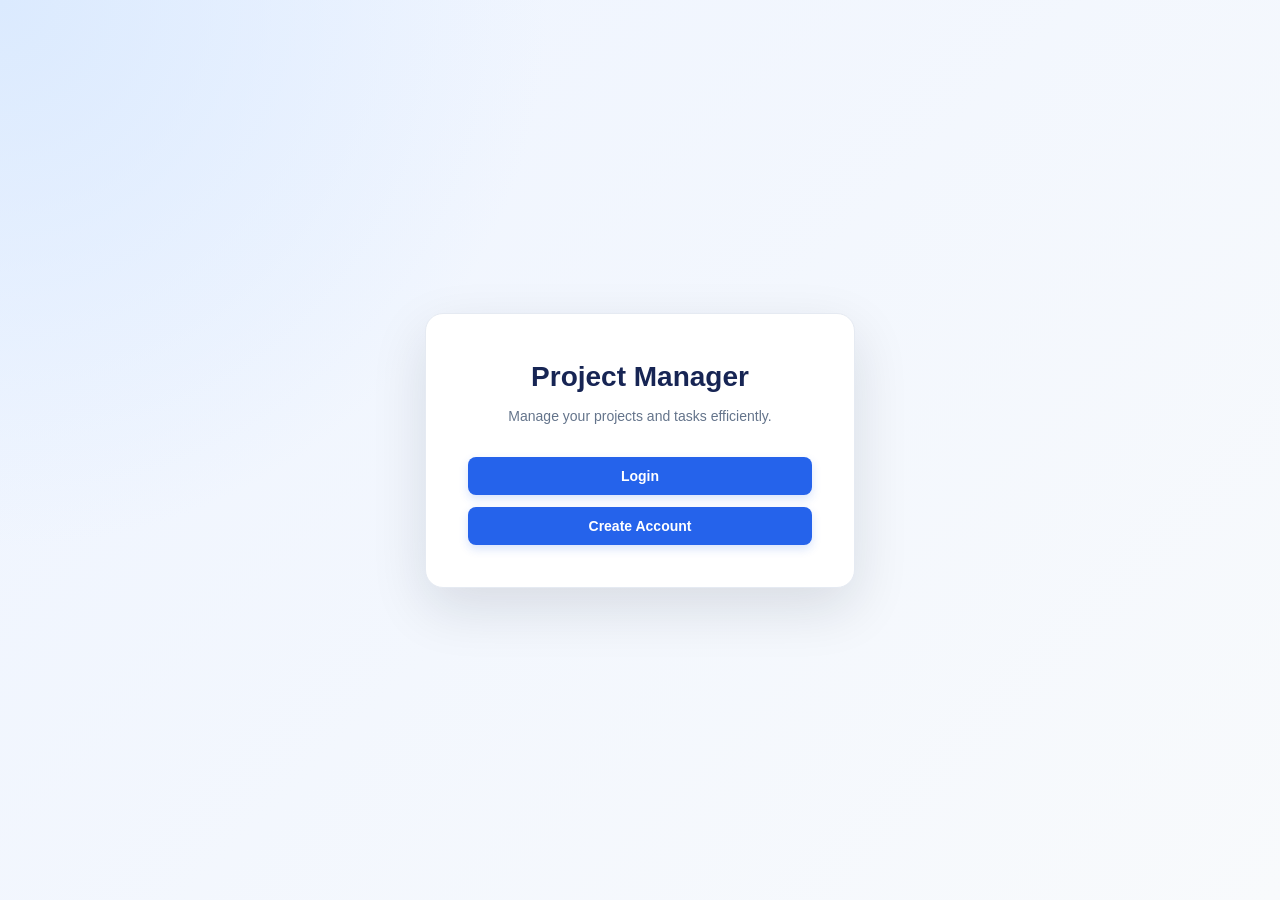
<file: index.html>
<!DOCTYPE html>
<html lang="en">

<head>
    <meta charset="UTF-8">

    <meta
        name="viewport"
        content="width=device-width, initial-scale=1.0">

    <title>Project Manager</title>

    <link
        rel="stylesheet"
        href="style.css">
</head>

<body>

    <div class="auth-container">

        <div class="auth-box">

            <h1>Project Manager</h1>

            <p class="subtitle">
                Manage your projects and tasks efficiently.
            </p>

            <div style="display: flex; flex-direction: column; gap: 12px;">

                <button
                    class="btn"
                    onclick="window.location.href='login.html'">

                    Login

                </button>

                <button
                    class="btn"
                    onclick="window.location.href='register.html'">

                    Create Account

                </button>

            </div>

        </div>

    </div>

</body>

</html>
</file>
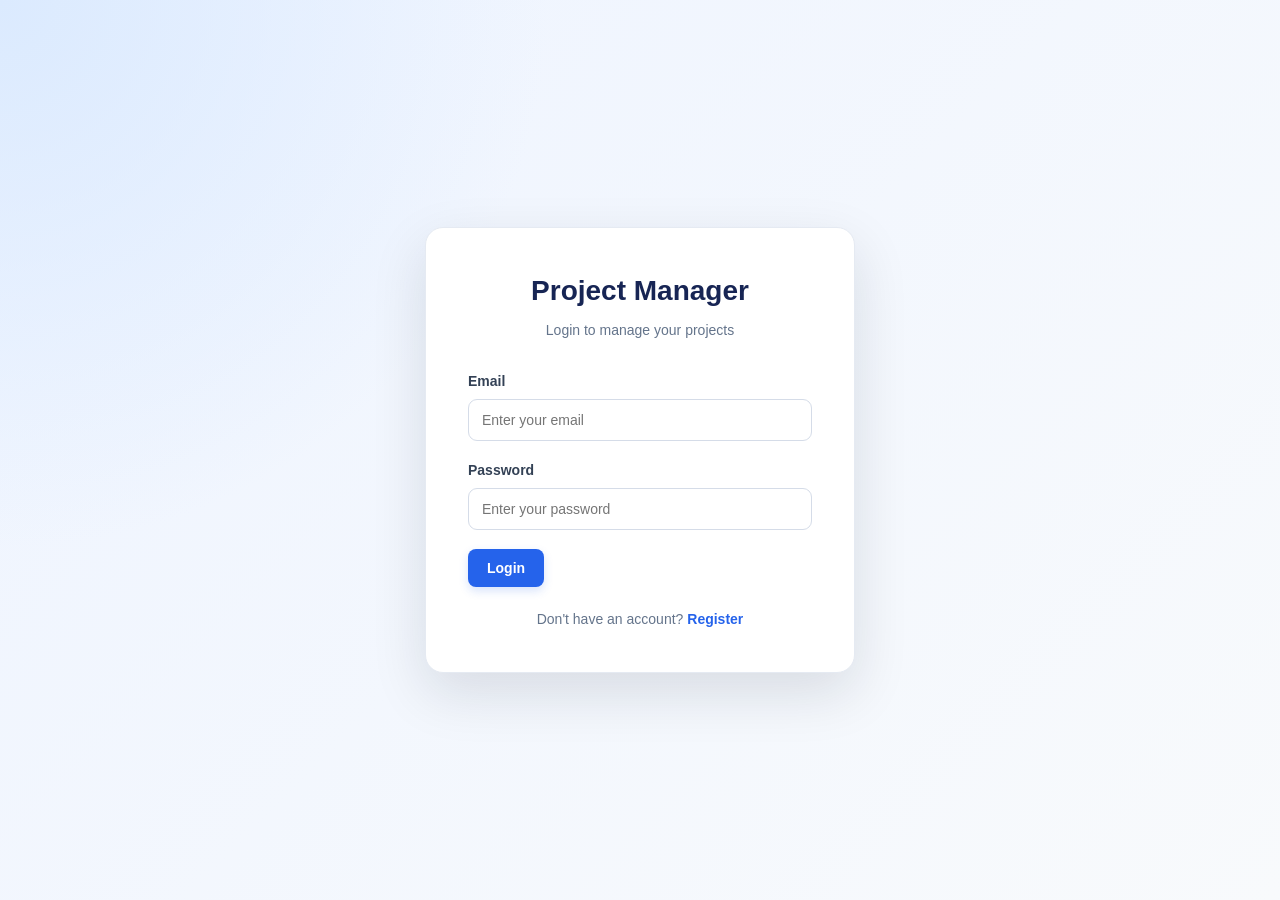
<file: dashboard.html>
<!DOCTYPE html>
<html lang="en">
<head>
    <meta charset="UTF-8">
    <meta name="viewport" content="width=device-width, initial-scale=1.0">
    <title>Dashboard - Project Manager</title>
    <link rel="stylesheet" href="style.css">
</head>

<body>

    <header class="navbar">
        <div class="logo">Project Manager</div>

        <div class="nav-right">
            <span id="userName"></span>
            <button id="logoutBtn" class="logout-btn">Logout</button>
        </div>
    </header>

    <main class="dashboard-container">

        <section class="dashboard-header">
            <div>
                <h1>My Projects</h1>
                <p>Create and manage your projects.</p>
            </div>

            <button id="createProjectBtn" class="btn">
                + Create Project
            </button>
        </section>
<section class="stats-container">

    <div class="stat-card">
        <h3>Total Projects</h3>
        <p id="totalProjects">0</p>
    </div>

    <div class="stat-card">
        <h3>Total Tasks</h3>
        <p id="totalTasks">0</p>
    </div>

    <div class="stat-card">
        <h3>To Do</h3>
        <p id="todoCount">0</p>
    </div>

    <div class="stat-card">
        <h3>In Progress</h3>
        <p id="progressCount">0</p>
    </div>

    <div class="stat-card">
        <h3>Completed</h3>
        <p id="completedCount">0</p>
    </div>

</section>
        <section id="projectsContainer" class="projects-grid">
            <!-- Projects will appear here -->
        </section>

    </main>

    <!-- Create Project Modal -->

    <div id="projectModal" class="modal">

        <div class="modal-content">

            <span id="closeModal" class="close">&times;</span>

            <h2>Create Project</h2>

            <form id="projectForm">

                <div class="form-group">
                    <label>Project Name</label>
                    <input
                        type="text"
                        id="projectName"
                        placeholder="Enter project name"
                        required
                    >
                </div>

                <div class="form-group">
                    <label>Description</label>
                    <textarea
                        id="projectDescription"
                        placeholder="Enter project description"
                    ></textarea>
                </div>

                <button type="submit" class="btn">
                    Create Project
                </button>

            </form>

            <p id="projectMessage"></p>

        </div>

    </div>

    <script src="script.js"></script>

</body>
</html>
</file>
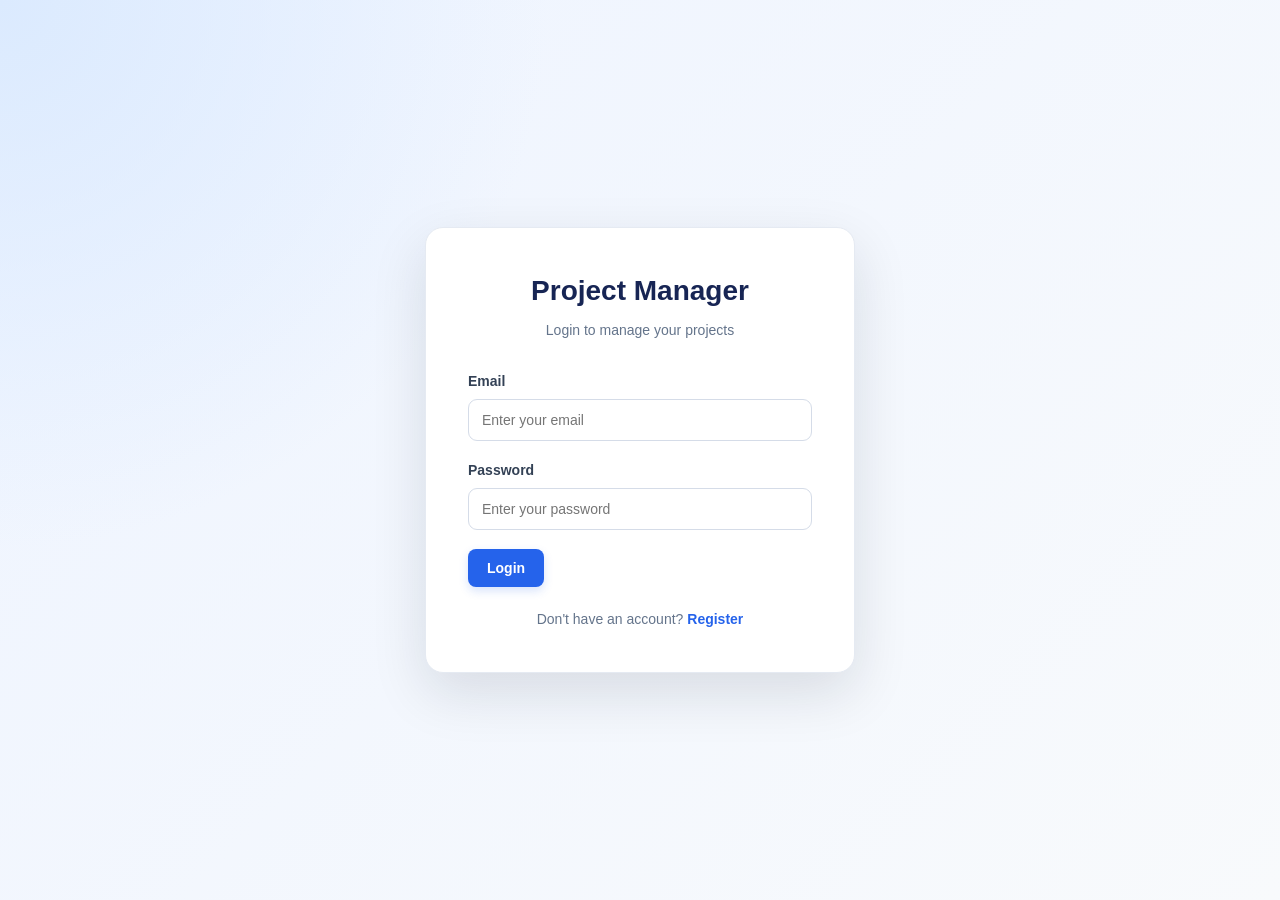
<file: login.html>
<!DOCTYPE html>
<html lang="en">
<head>
    <meta charset="UTF-8">
    <meta name="viewport" content="width=device-width, initial-scale=1.0">
    <title>Login - Project Manager</title>
    <link rel="stylesheet" href="style.css">
</head>

<body>

    <div class="auth-container">

        <div class="auth-box">

            <h1>Project Manager</h1>
            <p class="subtitle">Login to manage your projects</p>

            <form id="loginForm">

                <div class="form-group">
                    <label>Email</label>
                    <input
                        type="email"
                        id="email"
                        placeholder="Enter your email"
                        required
                    >
                </div>

                <div class="form-group">
                    <label>Password</label>
                    <input
                        type="password"
                        id="password"
                        placeholder="Enter your password"
                        required
                    >
                </div>

                <button type="submit" class="btn">
                    Login
                </button>

            </form>

            <p id="message"></p>

            <p class="auth-link">
                Don't have an account?
                <a href="register.html">Register</a>
            </p>

        </div>

    </div>

    <script src="script.js"></script>

</body>
</html>
</file>
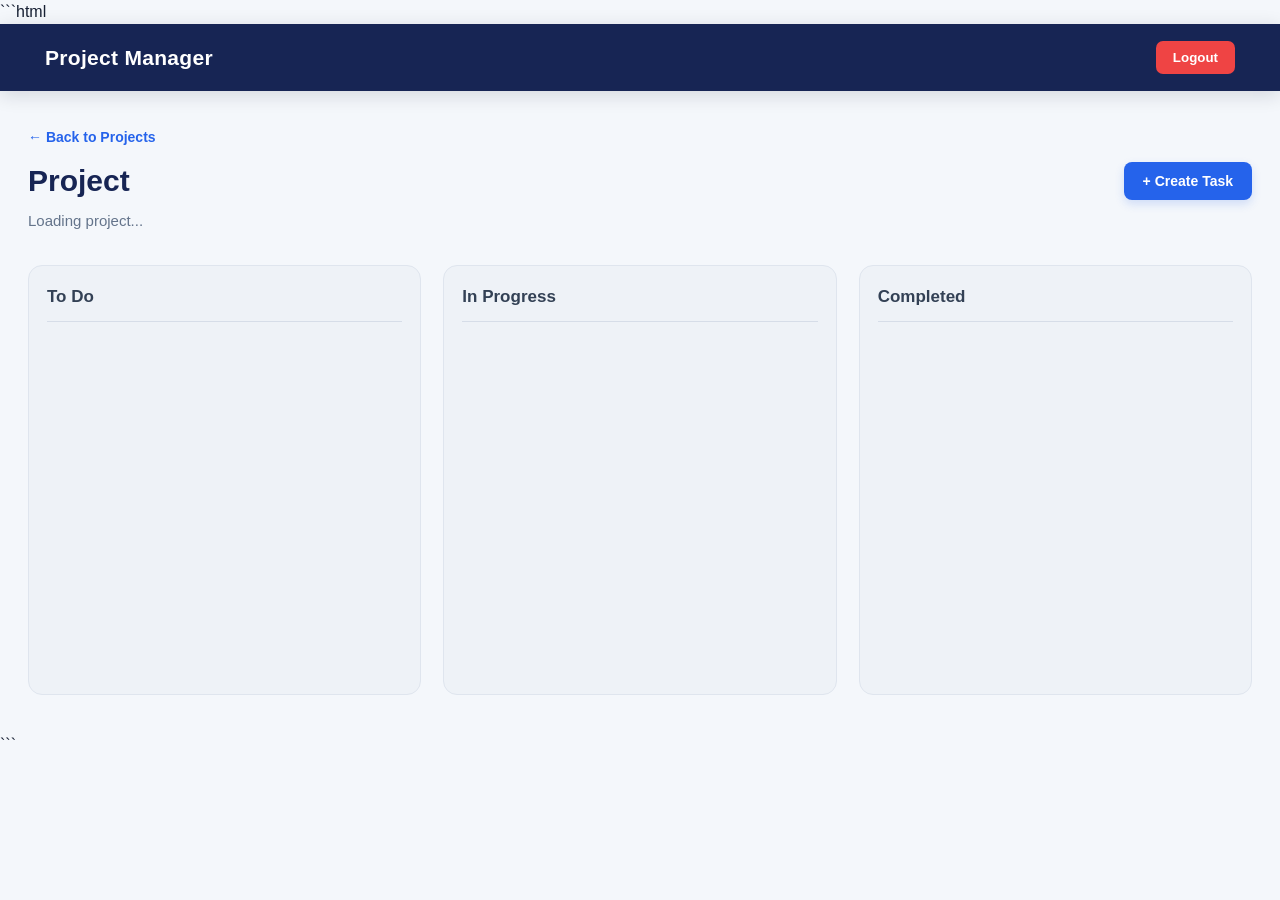
<file: project.html>
```html
<!DOCTYPE html>
<html lang="en">

<head>

    <meta charset="UTF-8">

    <meta
        name="viewport"
        content="width=device-width, initial-scale=1.0">

    <title>Project - Project Manager</title>

    <link
        rel="stylesheet"
        href="style.css">

</head>


<body>


    <!-- =====================================================
         NAVIGATION
    ====================================================== -->

    <header class="navbar">

        <div class="logo">
            Project Manager
        </div>


        <div class="nav-right">

            <span id="userName"></span>

            <button
                id="logoutBtn"
                class="logout-btn">

                Logout

            </button>

        </div>

    </header>



    <!-- =====================================================
         MAIN PROJECT AREA
    ====================================================== -->

    <main class="project-container">


        <!-- =================================================
             PROJECT HEADER
        ================================================== -->

        <section class="project-header">


            <div>

                <button
                    class="back-btn"
                    onclick="window.location.href='dashboard.html'">

                    ← Back to Projects

                </button>


                <h1 id="projectTitle">
                    Project
                </h1>


                <p id="projectDescription">
                    Loading project...
                </p>

            </div>


            <button
                id="createTaskBtn"
                class="btn">

                + Create Task

            </button>


        </section>



        <!-- =================================================
             TASK BOARD
        ================================================== -->

        <section class="task-board">


            <!-- =================================================
                 TO DO
            ================================================== -->

            <div class="task-column">

                <h2>
                    To Do
                </h2>


                <div
                    id="todoTasks"
                    class="task-list">

                </div>

            </div>



            <!-- =================================================
                 IN PROGRESS
            ================================================== -->

            <div class="task-column">

                <h2>
                    In Progress
                </h2>


                <div
                    id="progressTasks"
                    class="task-list">

                </div>

            </div>



            <!-- =================================================
                 COMPLETED
            ================================================== -->

            <div class="task-column">

                <h2>
                    Completed
                </h2>


                <div
                    id="completedTasks"
                    class="task-list">

                </div>

            </div>


        </section>


    </main>



    <!-- =====================================================
         CREATE TASK MODAL
    ====================================================== -->

    <div
        id="taskModal"
        class="modal">


        <div class="modal-content">


            <!-- CLOSE -->

            <span
                id="closeTaskModal"
                class="close">

                &times;

            </span>



            <h2>
                Create Task
            </h2>



            <!-- =================================================
                 TASK FORM
            ================================================== -->

            <form id="taskForm">


                <!-- TASK TITLE -->

                <div class="form-group">

                    <label for="taskTitle">
                        Task Title
                    </label>


                    <input
                        type="text"
                        id="taskTitle"
                        placeholder="Enter task title"
                        required>

                </div>



                <!-- DESCRIPTION -->

                <div class="form-group">

                    <label for="taskDescription">
                        Description
                    </label>


                    <textarea
                        id="taskDescription"
                        placeholder="Enter task description">
                    </textarea>

                </div>



                <!-- ASSIGN USER -->

                <div class="form-group">

                    <label for="taskAssignedTo">
                        Assign To
                    </label>


                    <select
                        id="taskAssignedTo">

                        <option value="">
                            Unassigned
                        </option>

                    </select>

                </div>



                <!-- PRIORITY -->

                <div class="form-group">

                    <label for="taskPriority">
                        Priority
                    </label>


                    <select
                        id="taskPriority">


                        <option value="Low">
                            Low
                        </option>


                        <option
                            value="Medium"
                            selected>

                            Medium

                        </option>


                        <option value="High">
                            High
                        </option>


                    </select>

                </div>



                <!-- DUE DATE -->

                <div class="form-group">

                    <label for="taskDueDate">
                        Due Date
                    </label>


                    <input
                        type="date"
                        id="taskDueDate">

                </div>



                <!-- SUBMIT -->

                <button
                    type="submit"
                    class="btn">

                    Create Task

                </button>


            </form>



            <!-- MESSAGE -->

            <p id="taskMessage"></p>


        </div>

    </div>



    <!-- JAVASCRIPT -->

    <script src="script.js"></script>


</body>

</html>
```
</file>
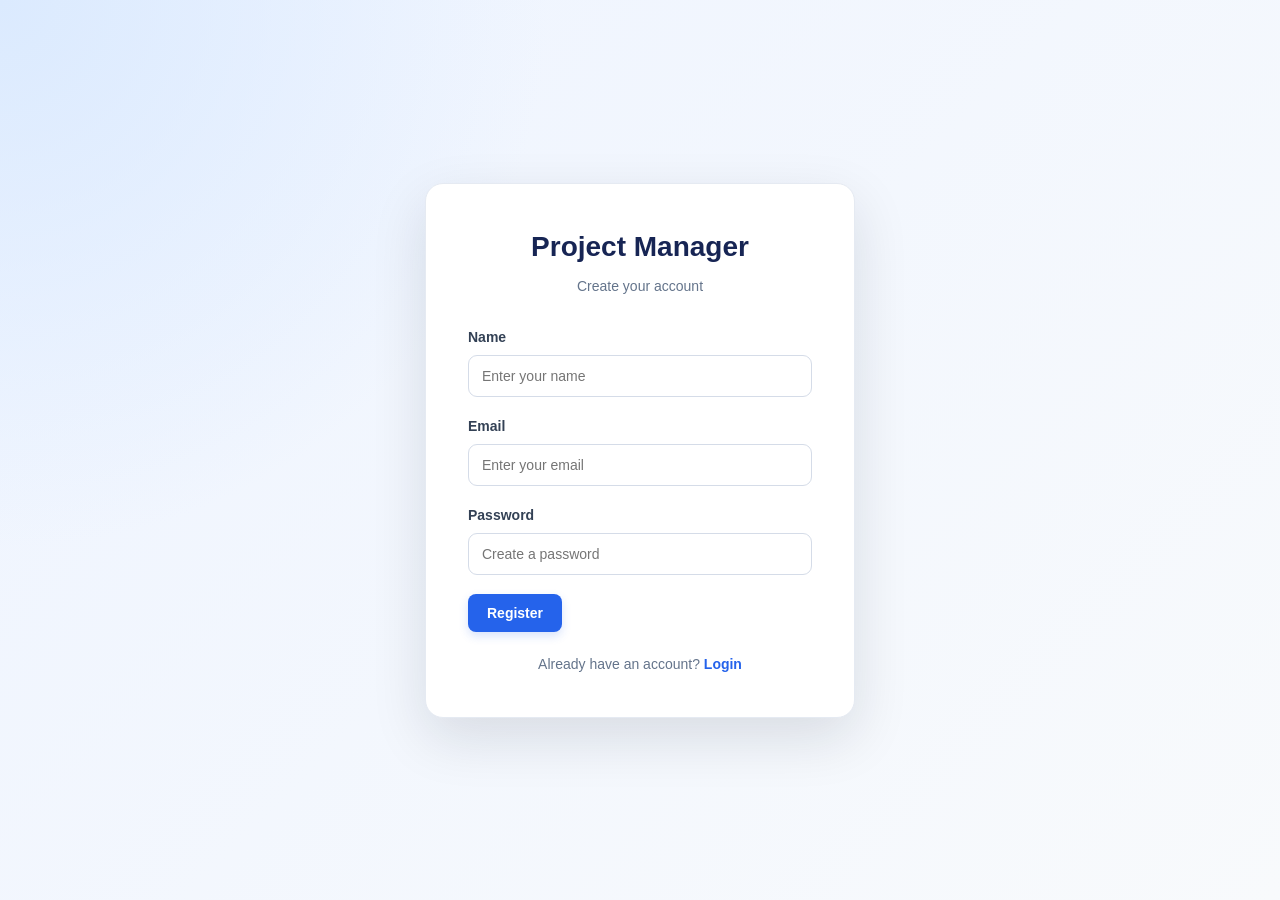
<file: register.html>
<!DOCTYPE html>
<html lang="en">
<head>
    <meta charset="UTF-8">
    <meta name="viewport" content="width=device-width, initial-scale=1.0">
    <title>Register - Project Manager</title>
    <link rel="stylesheet" href="style.css">
</head>

<body>

    <div class="auth-container">

        <div class="auth-box">

            <h1>Project Manager</h1>
            <p class="subtitle">Create your account</p>

            <form id="registerForm">

                <div class="form-group">
                    <label>Name</label>
                    <input
                        type="text"
                        id="name"
                        placeholder="Enter your name"
                        required
                    >
                </div>

                <div class="form-group">
                    <label>Email</label>
                    <input
                        type="email"
                        id="email"
                        placeholder="Enter your email"
                        required
                    >
                </div>

                <div class="form-group">
                    <label>Password</label>
                    <input
                        type="password"
                        id="password"
                        placeholder="Create a password"
                        required
                    >
                </div>

                <button type="submit" class="btn">
                    Register
                </button>

            </form>

            <p id="message"></p>

            <p class="auth-link">
                Already have an account?
                <a href="login.html">Login</a>
            </p>

        </div>

    </div>

    <script src="script.js"></script>

</body>
</html>
</file>
<file: style.css>
/* =========================================================
   PROJECT MANAGEMENT TOOL
   PROFESSIONAL MODERN UI
========================================================= */

* {
    box-sizing: border-box;
    margin: 0;
    padding: 0;
}

html {
    scroll-behavior: smooth;
}

body {
    font-family: "Segoe UI", Arial, sans-serif;
    background: #f4f7fb;
    color: #172033;
    min-height: 100vh;
    line-height: 1.5;
}

button,
input,
textarea,
select {
    font-family: inherit;
}

button {
    transition: all 0.2s ease;
}

button:active {
    transform: scale(0.98);
}


/* =========================================================
   NAVBAR
========================================================= */

.navbar {
    background: #172554;
    color: white;
    padding: 17px 45px;

    display: flex;
    align-items: center;
    justify-content: space-between;

    box-shadow: 0 4px 18px rgba(15, 23, 42, 0.14);

    position: sticky;
    top: 0;
    z-index: 500;
}

.logo {
    font-size: 21px;
    font-weight: 700;
    letter-spacing: 0.3px;
}

.nav-right {
    display: flex;
    align-items: center;
    gap: 18px;
}

#userName {
    font-size: 14px;
    color: #e0e7ff;
    font-weight: 500;
}

.logout-btn {
    background: #ef4444;
    border: none;
    color: white;

    padding: 9px 17px;
    border-radius: 7px;

    cursor: pointer;
    font-weight: 600;
}

.logout-btn:hover {
    background: #dc2626;
    box-shadow: 0 5px 14px rgba(239, 68, 68, 0.25);
}


/* =========================================================
   AUTH PAGES
========================================================= */

.auth-container {
    min-height: 100vh;

    display: flex;
    justify-content: center;
    align-items: center;

    padding: 25px;

    background:
        radial-gradient(circle at top left, #dbeafe, transparent 35%),
        linear-gradient(135deg, #eef4ff, #f8fafc);
}

.auth-box {
    width: 100%;
    max-width: 430px;

    background: white;

    padding: 42px;

    border-radius: 18px;

    box-shadow: 0 20px 55px rgba(15, 23, 42, 0.12);

    border: 1px solid #e5eaf2;
}

.auth-box h1 {
    text-align: center;

    margin-bottom: 8px;

    font-size: 28px;

    color: #172554;
}

.subtitle {
    text-align: center;

    color: #64748b;

    margin-bottom: 30px;

    font-size: 14px;
}


/* =========================================================
   FORM
========================================================= */

.form-group {
    margin-bottom: 19px;
}

.form-group label {
    display: block;

    margin-bottom: 7px;

    font-weight: 600;

    font-size: 14px;

    color: #334155;
}

.form-group input,
.form-group textarea,
.form-group select {
    width: 100%;

    padding: 12px 13px;

    border: 1px solid #d5dce8;

    border-radius: 9px;

    outline: none;

    background: white;

    color: #172033;

    font-size: 14px;

    transition: all 0.2s ease;
}

.form-group input:hover,
.form-group textarea:hover,
.form-group select:hover {
    border-color: #aab6c8;
}

.form-group input:focus,
.form-group textarea:focus,
.form-group select:focus {
    border-color: #2563eb;

    box-shadow: 0 0 0 3px rgba(37, 99, 235, 0.10);
}

.form-group textarea {
    min-height: 100px;
    resize: vertical;
}


/* =========================================================
   BUTTONS
========================================================= */

.btn {
    background: #2563eb;

    color: white;

    border: none;

    padding: 11px 19px;

    border-radius: 8px;

    cursor: pointer;

    font-weight: 600;

    font-size: 14px;

    box-shadow: 0 4px 10px rgba(37, 99, 235, 0.18);
}

.btn:hover {
    background: #1d4ed8;

    transform: translateY(-1px);

    box-shadow: 0 7px 17px rgba(37, 99, 235, 0.25);
}


/* =========================================================
   AUTH LINK
========================================================= */

.auth-link {
    text-align: center;

    margin-top: 22px;

    color: #64748b;

    font-size: 14px;
}

.auth-link a {
    color: #2563eb;

    text-decoration: none;

    font-weight: 600;
}

.auth-link a:hover {
    text-decoration: underline;
}


/* =========================================================
   DASHBOARD
========================================================= */

.dashboard-container {
    max-width: 1250px;

    margin: auto;

    padding: 42px 28px;
}

.dashboard-header {
    display: flex;

    align-items: center;

    justify-content: space-between;

    margin-bottom: 28px;

    gap: 20px;
}

.dashboard-header h1 {
    margin-bottom: 7px;

    font-size: 30px;

    color: #172554;
}

.dashboard-header p {
    color: #64748b;

    font-size: 15px;
}


/* =========================================================
   STATISTICS
========================================================= */

.stats-container {
    display: grid;

    grid-template-columns: repeat(5, 1fr);

    gap: 18px;

    margin: 25px 0 32px;
}

.stat-card {
    background: white;

    padding: 22px 18px;

    border-radius: 14px;

    text-align: center;

    border: 1px solid #e3e8f0;

    box-shadow: 0 5px 18px rgba(15, 23, 42, 0.06);

    transition: all 0.2s ease;
}

.stat-card:hover {
    transform: translateY(-4px);

    box-shadow: 0 10px 25px rgba(15, 23, 42, 0.10);

    border-color: #cbd5e1;
}

.stat-card h3 {
    margin-bottom: 9px;

    font-size: 13px;

    color: #64748b;

    font-weight: 600;
}

.stat-card p {
    font-size: 30px;

    font-weight: 700;

    color: #172554;
}


/* =========================================================
   PROJECT GRID
========================================================= */

.projects-grid {
    display: grid;

    grid-template-columns:
        repeat(auto-fill, minmax(285px, 1fr));

    gap: 22px;
}

.project-card {
    background: white;

    padding: 25px;

    border-radius: 14px;

    border: 1px solid #e2e8f0;

    box-shadow: 0 5px 18px rgba(15, 23, 42, 0.055);

    transition: all 0.2s ease;

    position: relative;
}

.project-card::before {
    content: "";

    position: absolute;

    left: 0;
    top: 0;

    width: 100%;
    height: 4px;

    background: #2563eb;

    border-radius: 14px 14px 0 0;
}

.project-card:hover {
    transform: translateY(-4px);

    box-shadow: 0 13px 30px rgba(15, 23, 42, 0.10);
}

.project-card h3 {
    margin-bottom: 10px;

    font-size: 19px;

    color: #172554;
}

.project-card p {
    color: #64748b;

    line-height: 1.6;

    margin-bottom: 15px;

    font-size: 14px;
}

.project-card small {
    color: #64748b;

    font-size: 13px;
}


/* =========================================================
   VIEW PROJECT BUTTON
========================================================= */

.view-project-btn {
    margin-top: 5px;

    width: 100%;
}


/* =========================================================
   PROJECT PAGE
========================================================= */

.project-container {
    max-width: 1350px;

    margin: auto;

    padding: 38px 28px;
}

.project-header {
    display: flex;

    justify-content: space-between;

    align-items: center;

    margin-bottom: 32px;

    gap: 20px;
}

.project-header h1 {
    margin-top: 13px;

    margin-bottom: 7px;

    font-size: 30px;

    color: #172554;
}

.project-header p {
    color: #64748b;

    font-size: 15px;
}

.back-btn {
    border: none;

    background: none;

    color: #2563eb;

    cursor: pointer;

    font-weight: 600;

    padding: 0;

    font-size: 14px;
}

.back-btn:hover {
    color: #1d4ed8;

    text-decoration: underline;
}


/* =========================================================
   TASK BOARD
========================================================= */

.task-board {
    display: grid;

    grid-template-columns: repeat(3, 1fr);

    gap: 22px;

    align-items: start;
}

.task-column {
    background: #eef2f7;

    border: 1px solid #dfe5ee;

    border-radius: 14px;

    padding: 18px;

    min-height: 430px;
}

.task-column h2 {
    font-size: 17px;

    margin-bottom: 16px;

    color: #334155;

    padding-bottom: 12px;

    border-bottom: 1px solid #d6dde8;
}

.task-list {
    display: flex;

    flex-direction: column;

    gap: 15px;
}


/* =========================================================
   TASK CARD
========================================================= */

.task-card {
    background: white;

    padding: 18px;

    border-radius: 11px;

    border: 1px solid #e2e8f0;

    box-shadow: 0 3px 11px rgba(15, 23, 42, 0.055);

    transition: all 0.2s ease;
}

.task-card:hover {
    transform: translateY(-2px);

    box-shadow: 0 8px 20px rgba(15, 23, 42, 0.09);
}

.task-card h3 {
    margin-bottom: 8px;

    font-size: 16px;

    color: #172033;
}

.task-card p {
    color: #64748b;

    line-height: 1.55;

    margin-bottom: 13px;

    font-size: 14px;
}

.priority,
.assigned-user,
.due-date {
    display: block;

    font-size: 13px;

    color: #64748b;

    margin-bottom: 7px;
}


/* =========================================================
   PRIORITY
========================================================= */

.priority {
    font-weight: 600;
}


/* =========================================================
   STATUS
========================================================= */

.task-status {
    width: 100%;

    padding: 9px 10px;

    margin-top: 8px;

    border: 1px solid #d1d9e6;

    border-radius: 7px;

    background: white;

    color: #334155;

    cursor: pointer;

    outline: none;

    font-size: 13px;
}

.task-status:hover {
    border-color: #94a3b8;
}

.task-status:focus {
    border-color: #2563eb;

    box-shadow: 0 0 0 3px rgba(37, 99, 235, 0.08);
}


/* =========================================================
   TASK ACTION BUTTONS
========================================================= */

.edit-task-btn,
.comment-btn,
.delete-task-btn {
    width: 100%;

    margin-top: 9px;

    padding: 9px 10px;

    border-radius: 7px;

    cursor: pointer;

    font-size: 13px;

    font-weight: 600;

    transition: all 0.2s ease;
}


/* EDIT */

.edit-task-btn {
    border: 1px solid #bfdbfe;

    background: #eff6ff;

    color: #1d4ed8;
}

.edit-task-btn:hover {
    background: #dbeafe;
}


/* COMMENTS */

.comment-btn {
    border: 1px solid #d1d5db;

    background: white;

    color: #475569;
}

.comment-btn:hover {
    background: #f8fafc;

    border-color: #94a3b8;
}


/* DELETE */

.delete-task-btn {
    border: 1px solid #fecaca;

    background: #fef2f2;

    color: #dc2626;
}

.delete-task-btn:hover {
    background: #fee2e2;
}


/* =========================================================
   MODAL
========================================================= */

.modal {
    display: none;

    position: fixed;

    inset: 0;

    background: rgba(15, 23, 42, 0.58);

    justify-content: center;

    align-items: center;

    padding: 20px;

    z-index: 1000;

    backdrop-filter: blur(4px);
}

.modal-content {
    width: 100%;

    max-width: 510px;

    background: white;

    padding: 32px;

    border-radius: 16px;

    position: relative;

    box-shadow: 0 25px 70px rgba(0, 0, 0, 0.18);

    animation: modalAppear 0.2s ease;
}

@keyframes modalAppear {

    from {
        opacity: 0;
        transform: translateY(-10px) scale(0.98);
    }

    to {
        opacity: 1;
        transform: translateY(0) scale(1);
    }
}

.modal-content h2 {
    margin-bottom: 24px;

    color: #172554;

    font-size: 22px;
}

.close {
    position: absolute;

    top: 13px;

    right: 19px;

    font-size: 28px;

    cursor: pointer;

    color: #64748b;

    line-height: 1;
}

.close:hover {
    color: #111827;
}


/* =========================================================
   MESSAGES
========================================================= */

#message,
#projectMessage,
#taskMessage {
    margin-top: 15px;

    text-align: center;

    color: #16a34a;

    font-size: 14px;

    font-weight: 500;
}

.empty-message {
    color: #64748b;

    text-align: center;

    padding: 25px 15px;

    font-size: 14px;
}

.error-message {
    color: #dc2626;

    text-align: center;

    padding: 15px;
}


/* =========================================================
   SCROLLBAR
========================================================= */

::-webkit-scrollbar {
    width: 8px;
}

::-webkit-scrollbar-track {
    background: #eef2f7;
}

::-webkit-scrollbar-thumb {
    background: #b8c2d1;

    border-radius: 10px;
}

::-webkit-scrollbar-thumb:hover {
    background: #94a3b8;
}


/* =========================================================
   MOBILE
========================================================= */

@media (max-width: 1000px) {

    .stats-container {
        grid-template-columns: repeat(3, 1fr);
    }

    .task-board {
        grid-template-columns: 1fr;
    }

    .task-column {
        min-height: 250px;
    }
}


@media (max-width: 900px) {

    .navbar {
        padding: 15px 25px;
    }

    .dashboard-header,
    .project-header {
        flex-direction: column;

        align-items: flex-start;

        gap: 18px;
    }
}


@media (max-width: 700px) {

    .stats-container {
        grid-template-columns: repeat(2, 1fr);
    }
}


@media (max-width: 600px) {

    .navbar {
        padding: 14px 18px;
    }

    .logo {
        font-size: 19px;
    }

    .nav-right {
        gap: 10px;
    }

    #userName {
        font-size: 12px;
    }

    .logout-btn {
        padding: 8px 12px;

        font-size: 12px;
    }

    .dashboard-container,
    .project-container {
        padding: 28px 16px;
    }

    .dashboard-header h1,
    .project-header h1 {
        font-size: 25px;
    }

    .projects-grid {
        grid-template-columns: 1fr;
    }

    .auth-box {
        padding: 32px 22px;
    }

    .modal-content {
        padding: 27px 20px;
    }
}


@media (max-width: 450px) {

    .stats-container {
        grid-template-columns: 1fr;
    }

    .stat-card {
        padding: 20px;
    }
}


@media (max-width: 400px) {

    .navbar {
        flex-direction: column;

        gap: 11px;

        text-align: center;
    }

    .nav-right {
        width: 100%;

        justify-content: center;
    }

    .project-card,
    .task-card {
        padding: 16px;
    }
}
</file>
